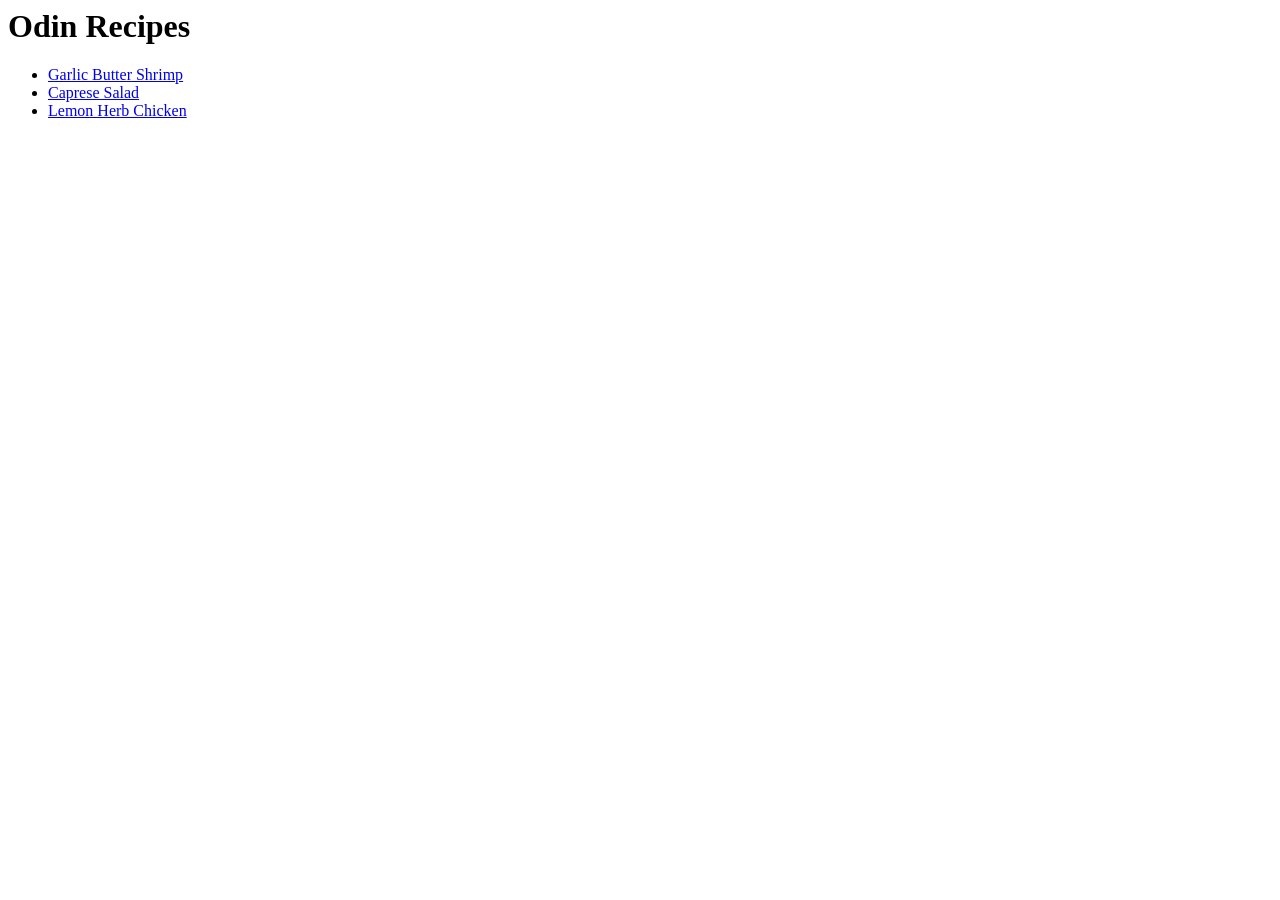
<file: index.html>
<html lang="en">
  <head>
    <meta charset="UTF-8" />
    <meta name="viewport" content="width=device-width, initial-scale=1.0" />
    <title>Odin Recipes - Home</title>
  </head>
  <body>
    <h1>Odin Recipes</h1>
    <ul>
      <li>
        <a href="/pages/butter-garlic-shrimp.html">Garlic Butter Shrimp</a>
      </li>
      <li><a href="/pages/caprese-salad.html">Caprese Salad</a></li>
      <li><a href="/pages/lemon-herb-chicken.html">Lemon Herb Chicken</a></li>
    </ul>
  </body>
</html>
</file>
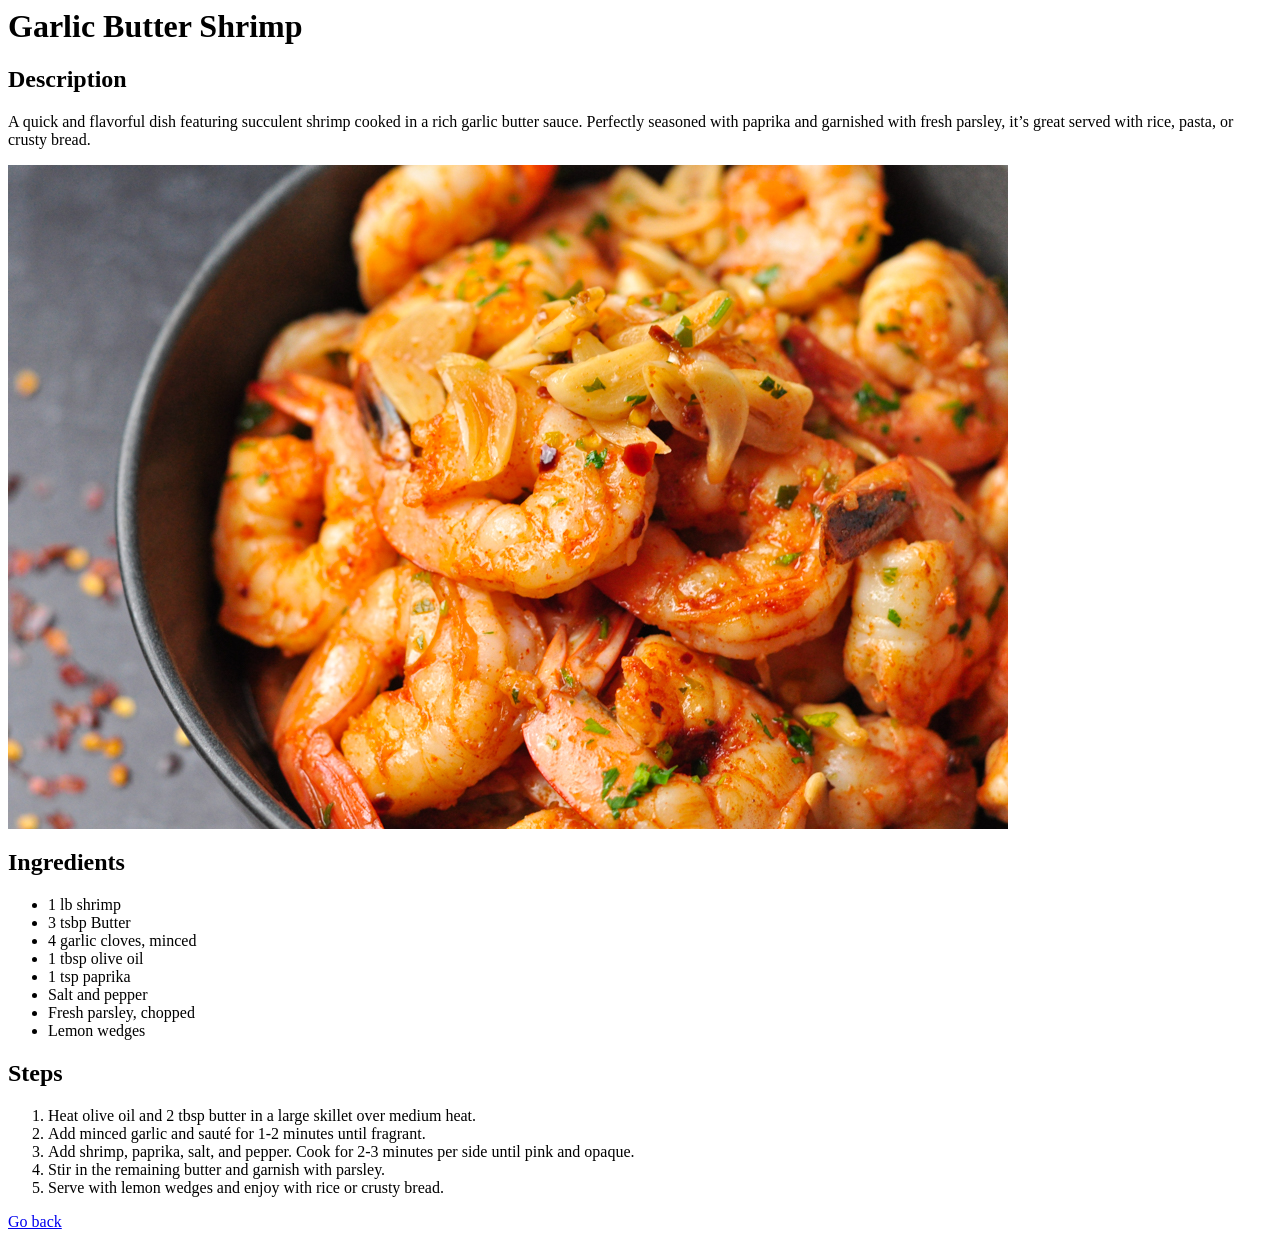
<file: pages/butter-garlic-shrimp.html>
<html lang="en">
  <head>
    <meta charset="UTF-8" />
    <meta name="viewport" content="width=device-width, initial-scale=1.0" />
    <title>Odin Recipes - Garlic Butter Shrimp</title>
  </head>
  <body>
    <h1>Garlic Butter Shrimp</h1>
    <h2>Description</h2>
    <p>
      A quick and flavorful dish featuring succulent shrimp cooked in a rich
      garlic butter sauce. Perfectly seasoned with paprika and garnished with
      fresh parsley, it’s great served with rice, pasta, or crusty bread.
    </p>
    <img
      src="/assets/garlic-butter-shrimp.jpg"
      alt="A plate of garlic butter shrimp"
    />
    <h2>Ingredients</h2>
    <ul>
      <li>1 lb shrimp</li>
      <li>3 tsbp Butter</li>
      <li>4 garlic cloves, minced</li>
      <li>1 tbsp olive oil</li>
      <li>1 tsp paprika</li>
      <li>Salt and pepper</li>
      <li>Fresh parsley, chopped</li>
      <li>Lemon wedges</li>
    </ul>
    <h2>Steps</h2>
    <ol>
      <li>
        Heat olive oil and 2 tbsp butter in a large skillet over medium heat.
      </li>
      <li>Add minced garlic and sauté for 1-2 minutes until fragrant.</li>
      <li>
        Add shrimp, paprika, salt, and pepper. Cook for 2-3 minutes per side
        until pink and opaque.
      </li>
      <li>Stir in the remaining butter and garnish with parsley.</li>
      <li>Serve with lemon wedges and enjoy with rice or crusty bread.</li>
    </ol>
    <p><a href="/index.html">Go back</a></p>
  </body>
</html>
</file>
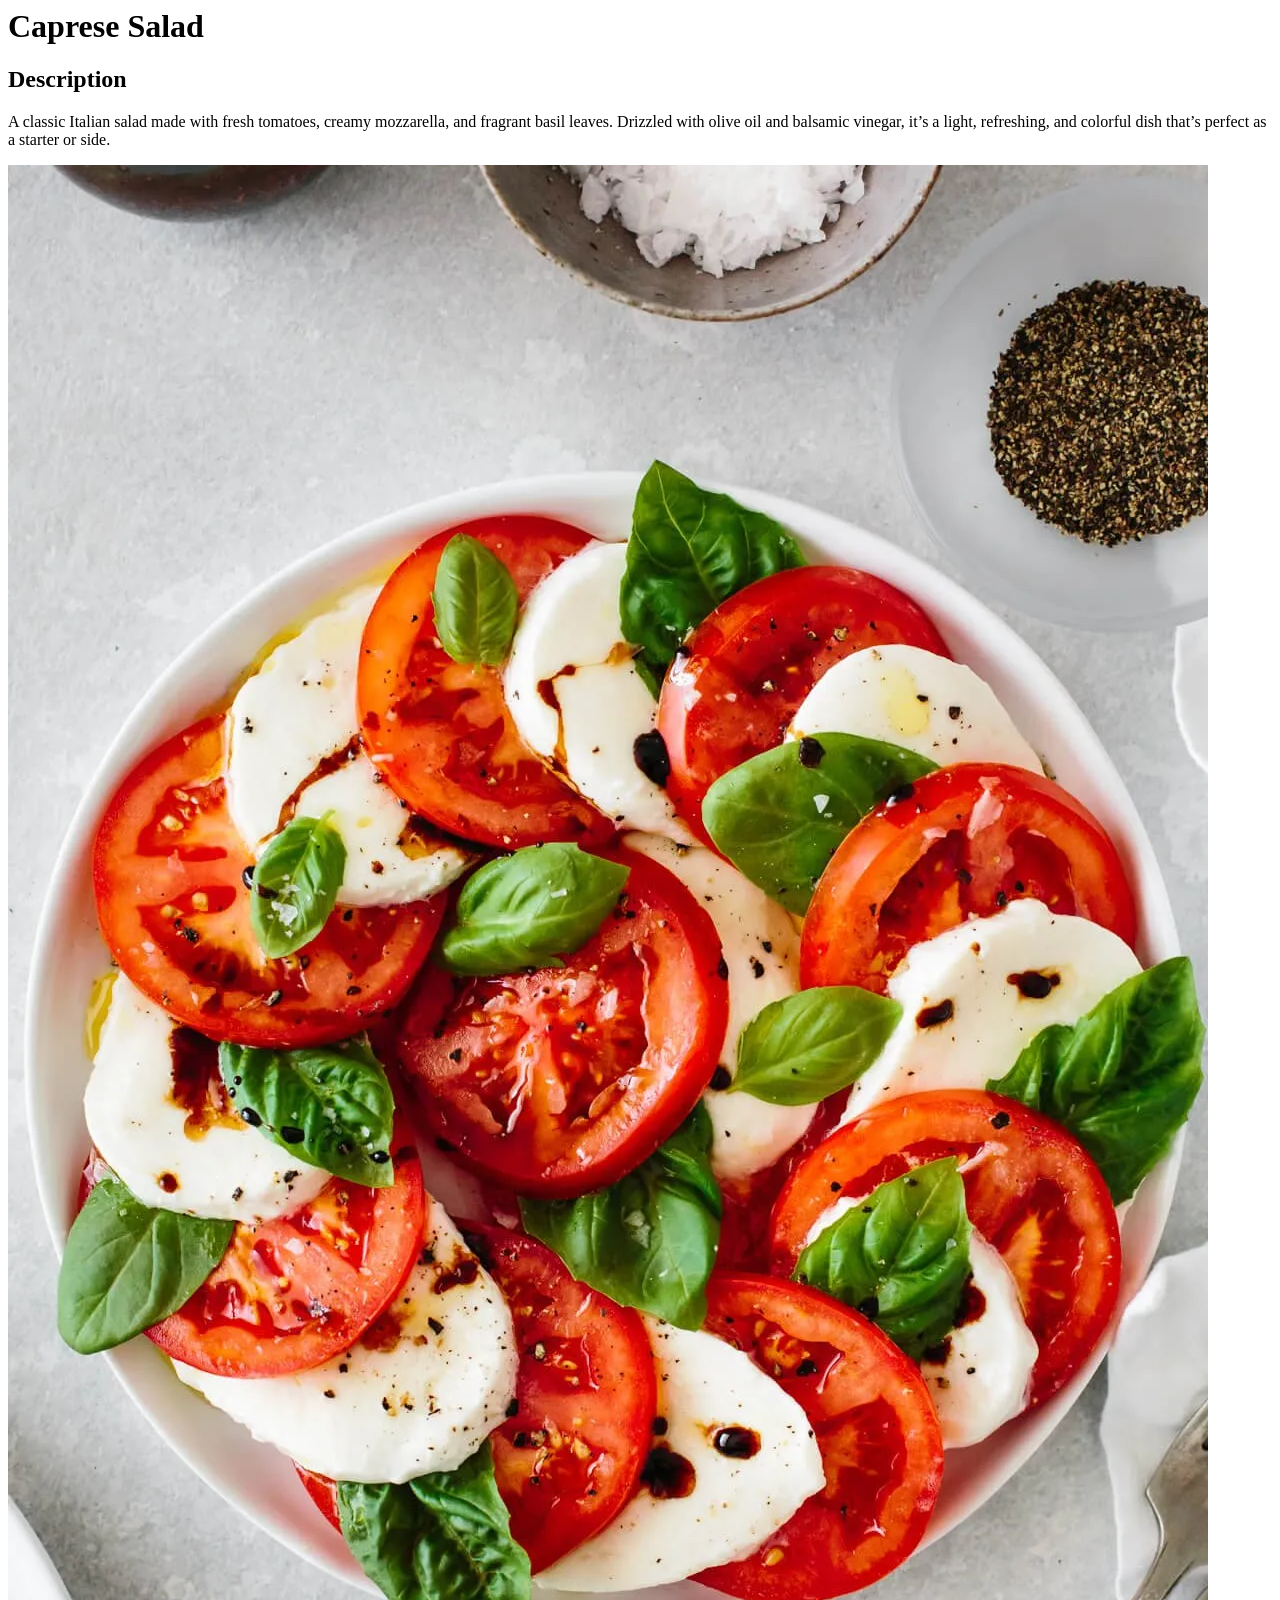
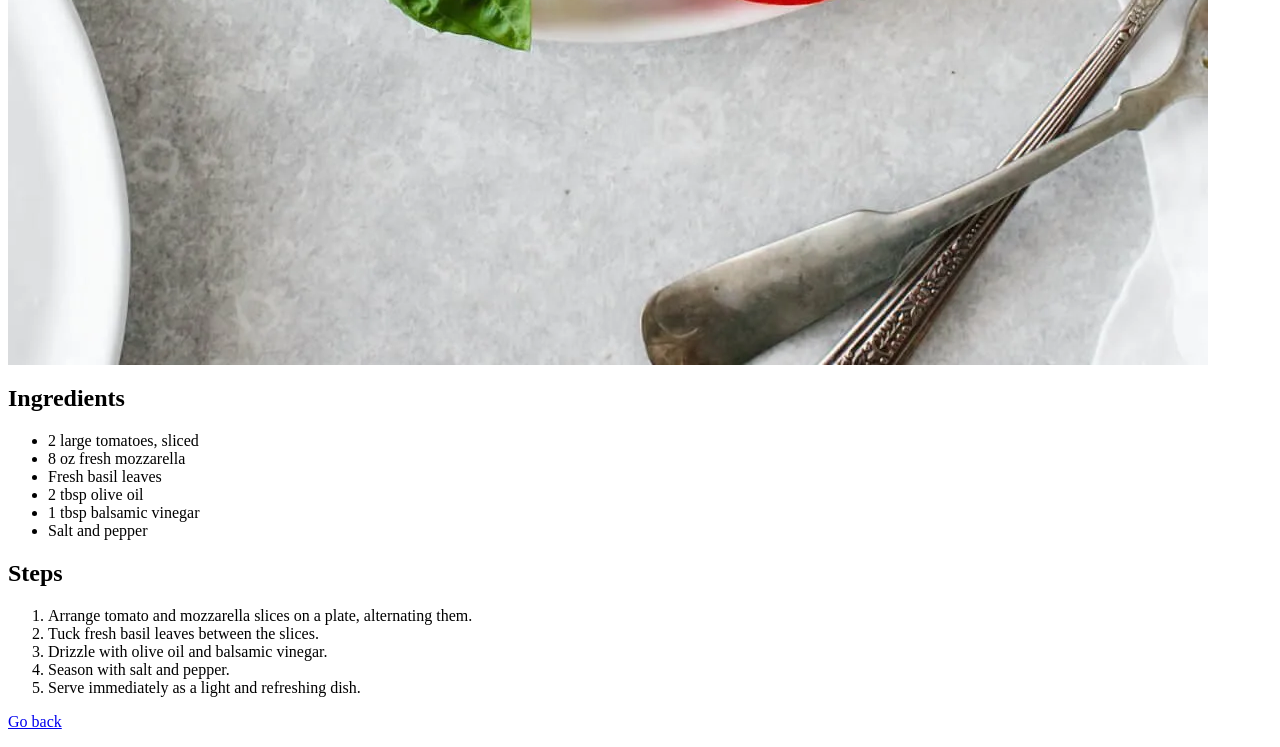
<file: pages/caprese-salad.html>
<html lang="en">
  <head>
    <meta charset="UTF-8" />
    <meta name="viewport" content="width=device-width, initial-scale=1.0" />
    <title>Odin Recipes - Caprese Salad</title>
  </head>
  <body>
    <h1>Caprese Salad</h1>
    <h2>Description</h2>
    <p>
      A classic Italian salad made with fresh tomatoes, creamy mozzarella, and
      fragrant basil leaves. Drizzled with olive oil and balsamic vinegar, it’s
      a light, refreshing, and colorful dish that’s perfect as a starter or
      side.
    </p>
    <img src="/assets/caprese-salad.jpg" alt="A bowl of caprese salad" />
    <h2>Ingredients</h2>
    <ul>
      <li>2 large tomatoes, sliced</li>
      <li>8 oz fresh mozzarella</li>
      <li>Fresh basil leaves</li>
      <li>2 tbsp olive oil</li>
      <li>1 tbsp balsamic vinegar</li>
      <li>Salt and pepper</li>
    </ul>
    <h2>Steps</h2>
    <ol>
      <li>
        Arrange tomato and mozzarella slices on a plate, alternating them.
      </li>
      <li>Tuck fresh basil leaves between the slices.</li>
      <li>Drizzle with olive oil and balsamic vinegar.</li>
      <li>Season with salt and pepper.</li>
      <li>Serve immediately as a light and refreshing dish.</li>
    </ol>
    <p><a href="/index.html">Go back</a></p>
  </body>
</html>
</file>
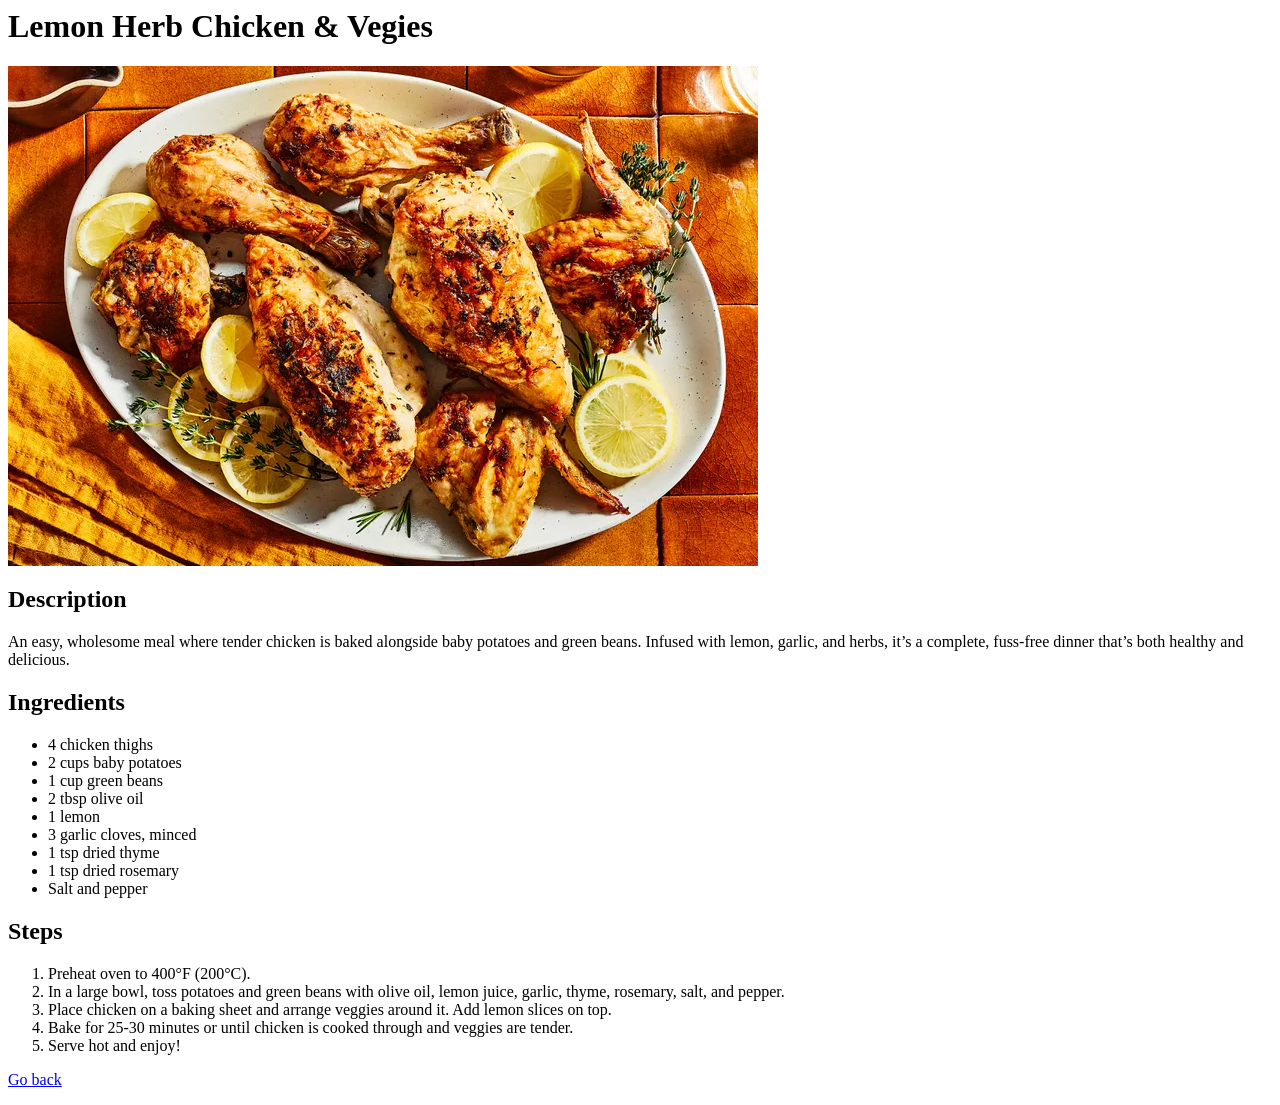
<file: pages/lemon-herb-chicken.html>
<html lang="en">
  <head>
    <meta charset="UTF-8" />
    <meta name="viewport" content="width=device-width, initial-scale=1.0" />
    <title>Odin Recipe - Lemon Herb Chicken & Veggies</title>
  </head>
  <body>
    <h1>Lemon Herb Chicken & Vegies</h1>
    <img
      src="/assets/lemon-herb-chicken.jpg"
      alt="A plate of lemon herb chicken"
    />
    <h2>Description</h2>
    <p>
      An easy, wholesome meal where tender chicken is baked alongside baby
      potatoes and green beans. Infused with lemon, garlic, and herbs, it’s a
      complete, fuss-free dinner that’s both healthy and delicious.
    </p>
    <h2>Ingredients</h2>
    <ul>
      <li>4 chicken thighs</li>
      <li>2 cups baby potatoes</li>
      <li>1 cup green beans</li>
      <li>2 tbsp olive oil</li>
      <li>1 lemon</li>
      <li>3 garlic cloves, minced</li>
      <li>1 tsp dried thyme</li>
      <li>1 tsp dried rosemary</li>
      <li>Salt and pepper</li>
    </ul>
    <h2>Steps</h2>
    <ol>
      <li>Preheat oven to 400°F (200°C).</li>
      <li>
        In a large bowl, toss potatoes and green beans with olive oil, lemon
        juice, garlic, thyme, rosemary, salt, and pepper.
      </li>
      <li>
        Place chicken on a baking sheet and arrange veggies around it. Add lemon
        slices on top.
      </li>
      <li>
        Bake for 25-30 minutes or until chicken is cooked through and veggies
        are tender.
      </li>
      <li>Serve hot and enjoy!</li>
    </ol>
    <p><a href="/index.html">Go back</a></p>
  </body>
</html>
</file>
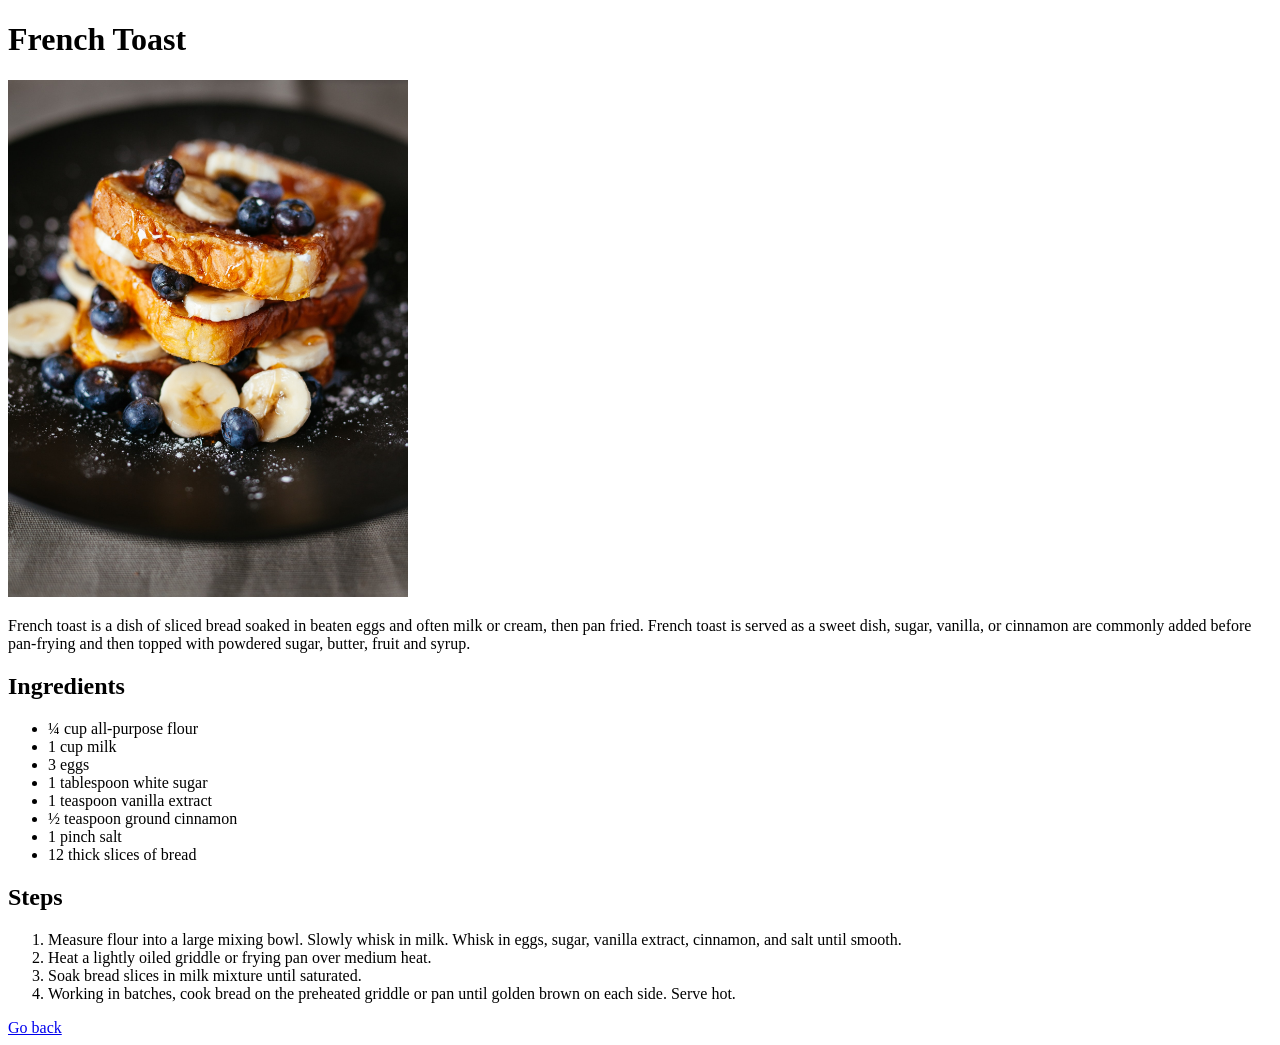
<file: recipes/french-toast.html>
<!DOCTYPE html>
<html lang="en">
  <head>
    <meta charset="UTF-8" />
    <meta http-equiv="X-UA-Compatible" content="IE=edge" />
    <meta name="viewport" content="width=device-width, initial-scale=1.0" />
    <title>Odin Recipes - French Toast</title>
  </head>
  <body>
    <h1>French Toast</h1>
    <img
      src="../images/french-toast.jpg"
      alt="French toast with blueberries and bananas"
      width="400"
    />
    <p>
      French toast is a dish of sliced bread soaked in beaten eggs and often milk or
      cream, then pan fried. French toast is served as a sweet dish, sugar, vanilla, or
      cinnamon are commonly added before pan-frying and then topped with powdered sugar,
      butter, fruit and syrup.
    </p>
    <h2>Ingredients</h2>
    <ul>
      <li>&frac14; cup all-purpose flour</li>
      <li>1 cup milk</li>
      <li>3 eggs</li>
      <li>1 tablespoon white sugar</li>
      <li>1 teaspoon vanilla extract</li>
      <li>&frac12; teaspoon ground cinnamon</li>
      <li>1 pinch salt</li>
      <li>12 thick slices of bread</li>
    </ul>
    <h2>Steps</h2>
    <ol>
      <li>
        Measure flour into a large mixing bowl. Slowly whisk in milk. Whisk in eggs,
        sugar, vanilla extract, cinnamon, and salt until smooth.
      </li>
      <li>Heat a lightly oiled griddle or frying pan over medium heat.</li>
      <li>Soak bread slices in milk mixture until saturated.</li>
      <li>
        Working in batches, cook bread on the preheated griddle or pan until golden brown
        on each side. Serve hot.
      </li>
    </ol>
    <a href="../index.html">Go back</a>
  </body>
</html>
</file>
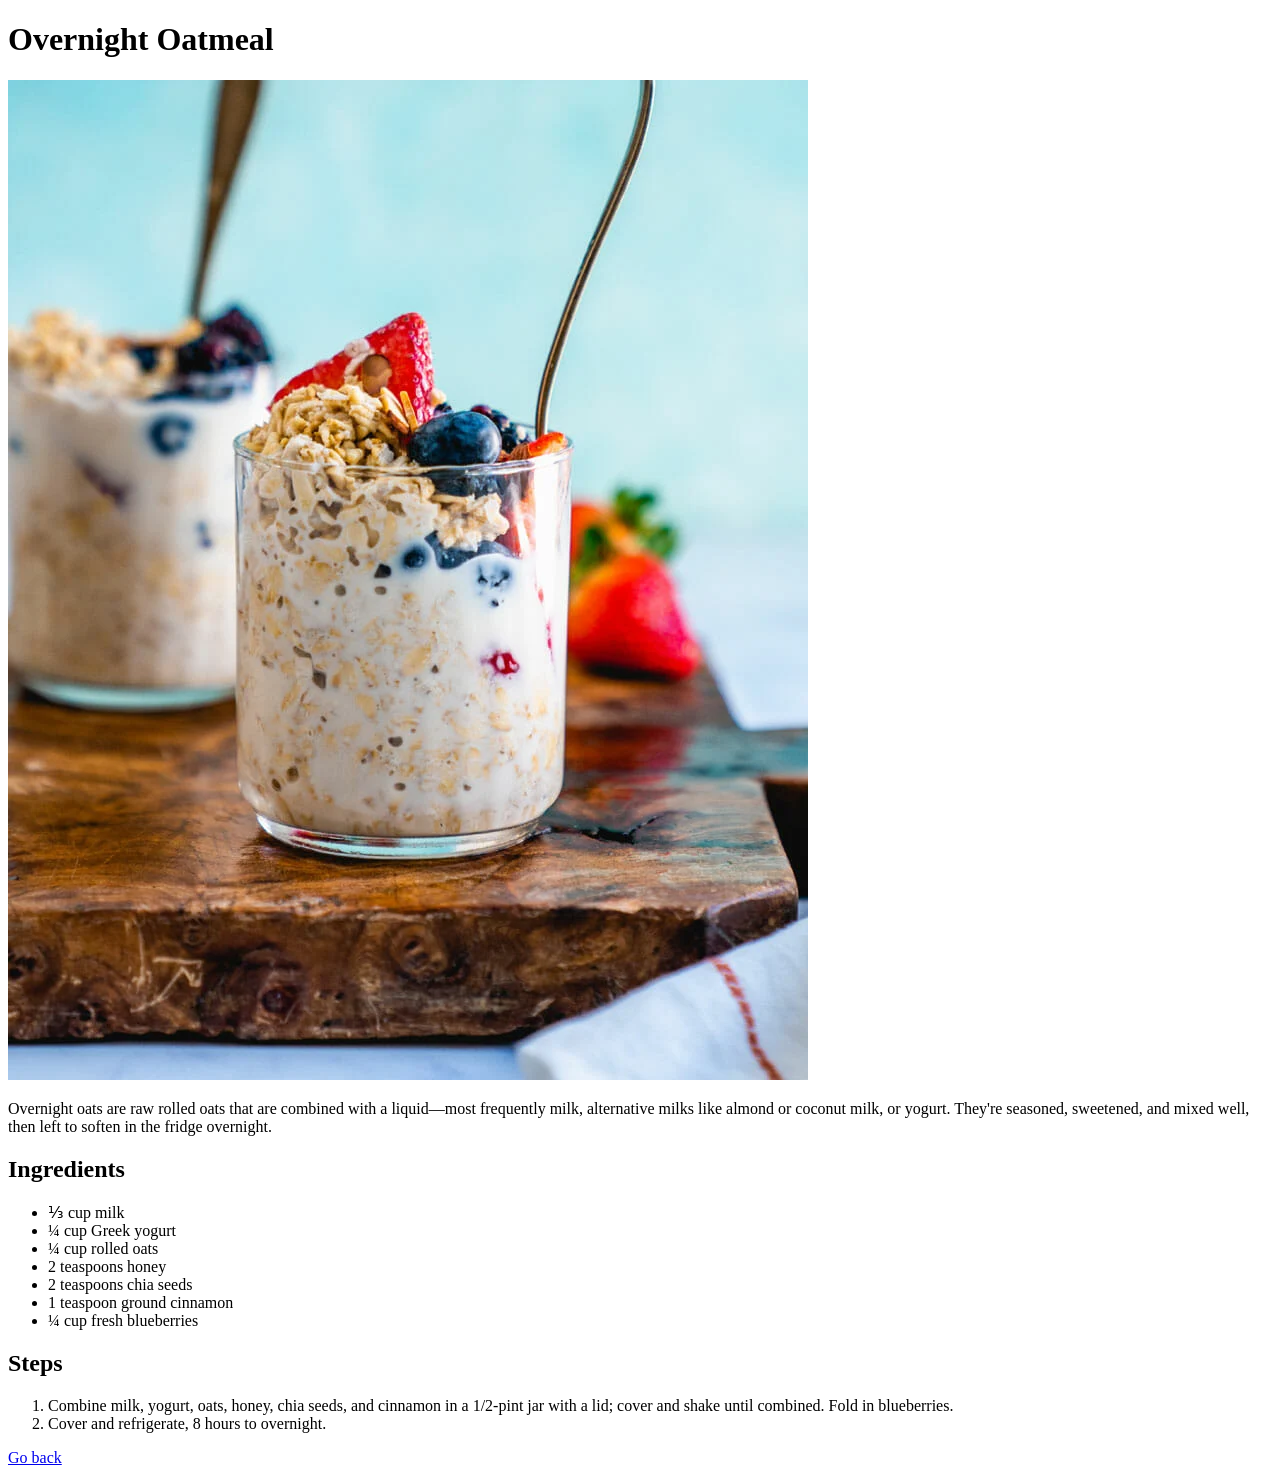
<file: recipes/overnight-oatmeal.html>
<!DOCTYPE html>
<html lang="en">
  <head>
    <meta charset="UTF-8" />
    <meta http-equiv="X-UA-Compatible" content="IE=edge" />
    <meta name="viewport" content="width=device-width, initial-scale=1.0" />
    <title>Odin Recipes - Overnight Oatmeal</title>
  </head>
  <body>
    <h1>Overnight Oatmeal</h1>
    <img src="../images/overnight-oatmeal.jpg" alt="A jar of oatmeal with fruit" />
    <p>
      Overnight oats are raw rolled oats that are combined with a liquid—most frequently
      milk, alternative milks like almond or coconut milk, or yogurt. They're seasoned,
      sweetened, and mixed well, then left to soften in the fridge overnight.
    </p>
    <h2>Ingredients</h2>
    <ul>
      <li>&frac13; cup milk</li>
      <li>&frac14; cup Greek yogurt</li>
      <li>&frac14; cup rolled oats</li>
      <li>2 teaspoons honey</li>
      <li>2 teaspoons chia seeds</li>
      <li>1 teaspoon ground cinnamon</li>
      <li>&frac14; cup fresh blueberries</li>
    </ul>
    <h2>Steps</h2>
    <ol>
      <li>
        Combine milk, yogurt, oats, honey, chia seeds, and cinnamon in a 1/2-pint jar with
        a lid; cover and shake until combined. Fold in blueberries.
      </li>
      <li>Cover and refrigerate, 8 hours to overnight.</li>
    </ol>
    <a href="../index.html">Go back</a>
  </body>
</html>
</file>
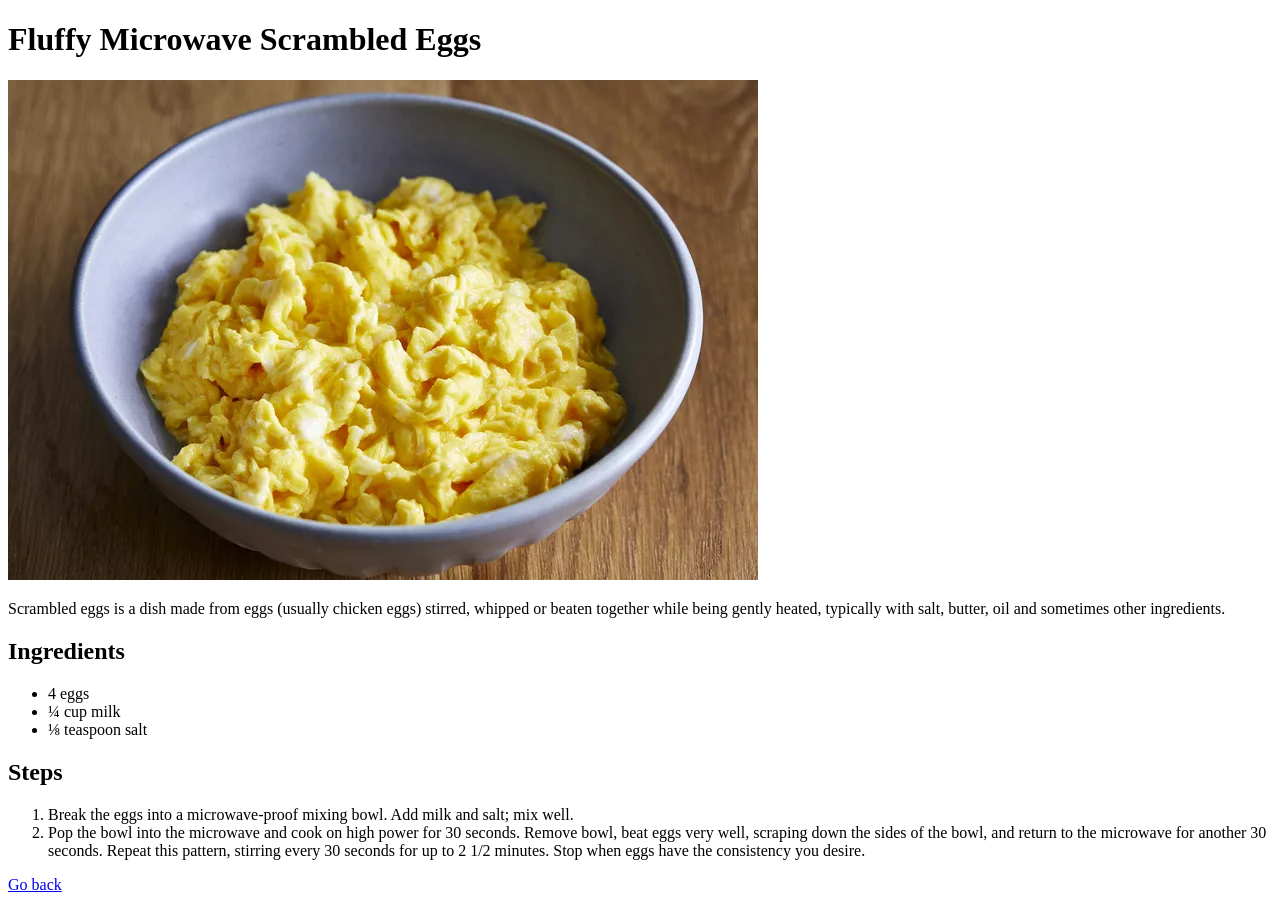
<file: recipes/scrambled-eggs.html>
<!DOCTYPE html>
<html lang="en">
  <head>
    <meta charset="UTF-8" />
    <meta http-equiv="X-UA-Compatible" content="IE=edge" />
    <meta name="viewport" content="width=device-width, initial-scale=1.0" />
    <title>Odin Recipes - Scrambled Eggs</title>
  </head>
  <body>
    <h1>Fluffy Microwave Scrambled Eggs</h1>
    <img src="../images/scrambled-eggs.jpg" alt="A bowl of scrambled eggs" />
    <p>
      Scrambled eggs is a dish made from eggs (usually chicken eggs) stirred, whipped or
      beaten together while being gently heated, typically with salt, butter, oil and
      sometimes other ingredients.
    </p>
    <h2>Ingredients</h2>
    <ul>
      <li>4 eggs</li>
      <li>&frac14; cup milk</li>
      <li>&frac18; teaspoon salt</li>
    </ul>
    <h2>Steps</h2>
    <ol>
      <li>
        Break the eggs into a microwave-proof mixing bowl. Add milk and salt; mix well.
      </li>
      <li>
        Pop the bowl into the microwave and cook on high power for 30 seconds. Remove
        bowl, beat eggs very well, scraping down the sides of the bowl, and return to the
        microwave for another 30 seconds. Repeat this pattern, stirring every 30 seconds
        for up to 2 1/2 minutes. Stop when eggs have the consistency you desire.
      </li>
    </ol>
    <a href="../index.html">Go back</a>
  </body>
</html>
</file>
